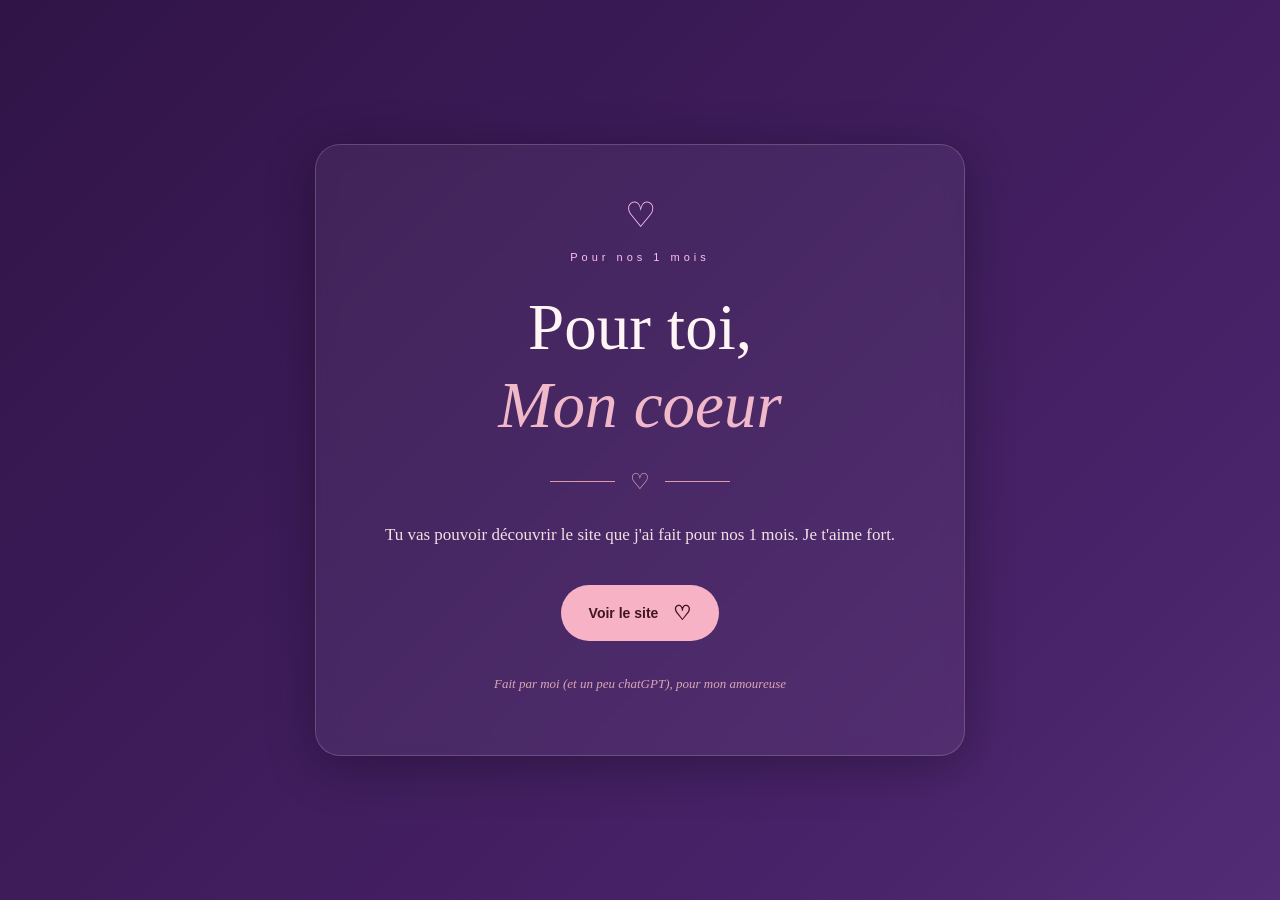
<file: index.html>
<!DOCTYPE html>
<html>
    <head>
        <title>Pour mon amoureuse</title>
        <meta charset="UTF-8">
        <link rel="stylesheet" href="accueil_style.css">
        <link rel="icon" type="image/png" href="asset\photo\icone coeur.png" />

    </head>

    <body>

        <!-- Cœurs flottants -->
        <div class="coeurs">

            <span>♥</span>
            <span>♡</span>
            <span>♥</span>
            <span>♡</span>
            <span>♥</span>
            <span>♡</span>
            <span>♥</span>
            <span>♡</span>
            <span>♥</span>
            <span>♡</span>
            <span>♥</span>
            <span>♡</span>

        </div>

        <!-- Contenu principal -->
        <main class="accueil">

            <div class="petit-coeur">♡</div>

            <p class="sous-titre">
                Pour nos 1 mois
            </p>

            <h1>
                Pour toi,<br>
                <span>Mon coeur</span>
            </h1>

            <div class="separateur">
                <span>♡</span>
            </div>

            <p class="message">
                  Tu vas pouvoir découvrir le site que j'ai fait pour nos 1 mois. Je t'aime fort.
            </p>

            <a href="main" class="bouton">
                <span>Voir le site</span>
                <span class="fleche">♡</span>
            </a>

            <p class="signature">
                Fait par moi (et un peu chatGPT), pour mon amoureuse
            </p>

        </main>

    </body>
</html>
</file>
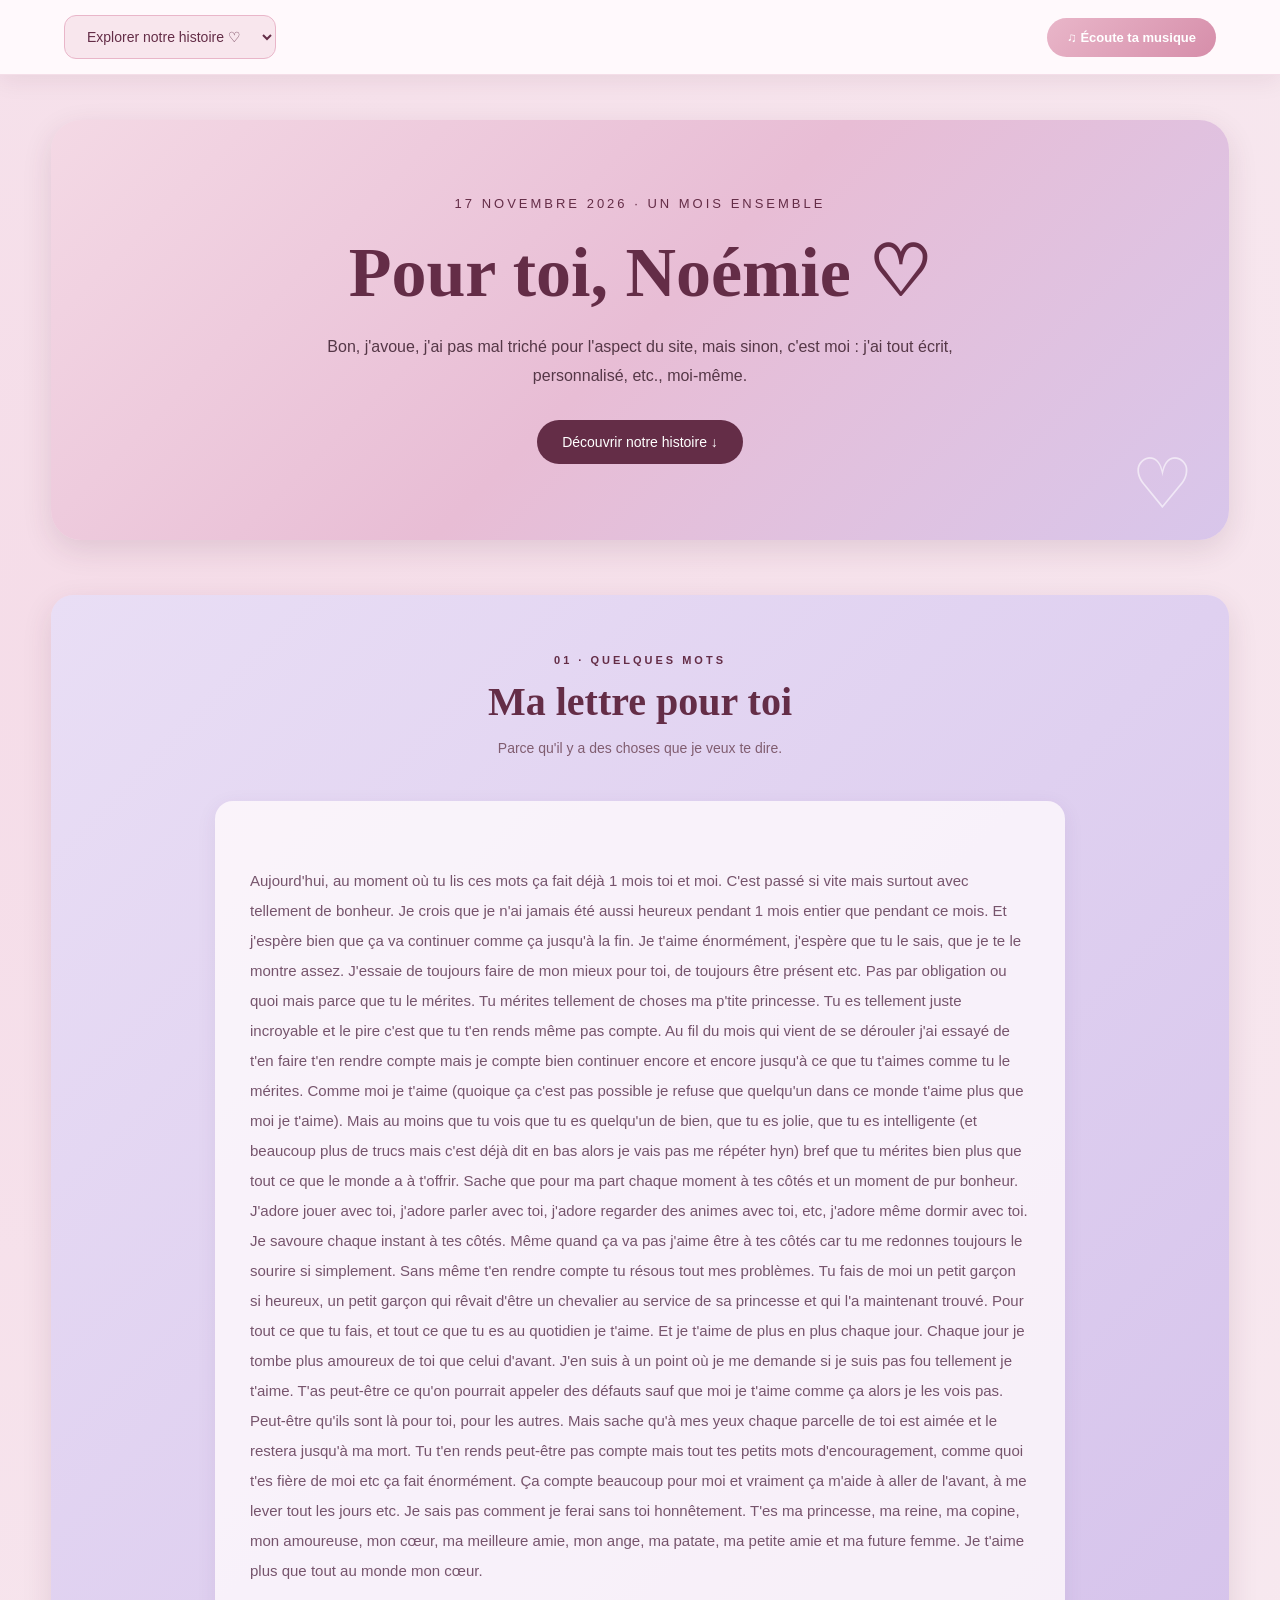
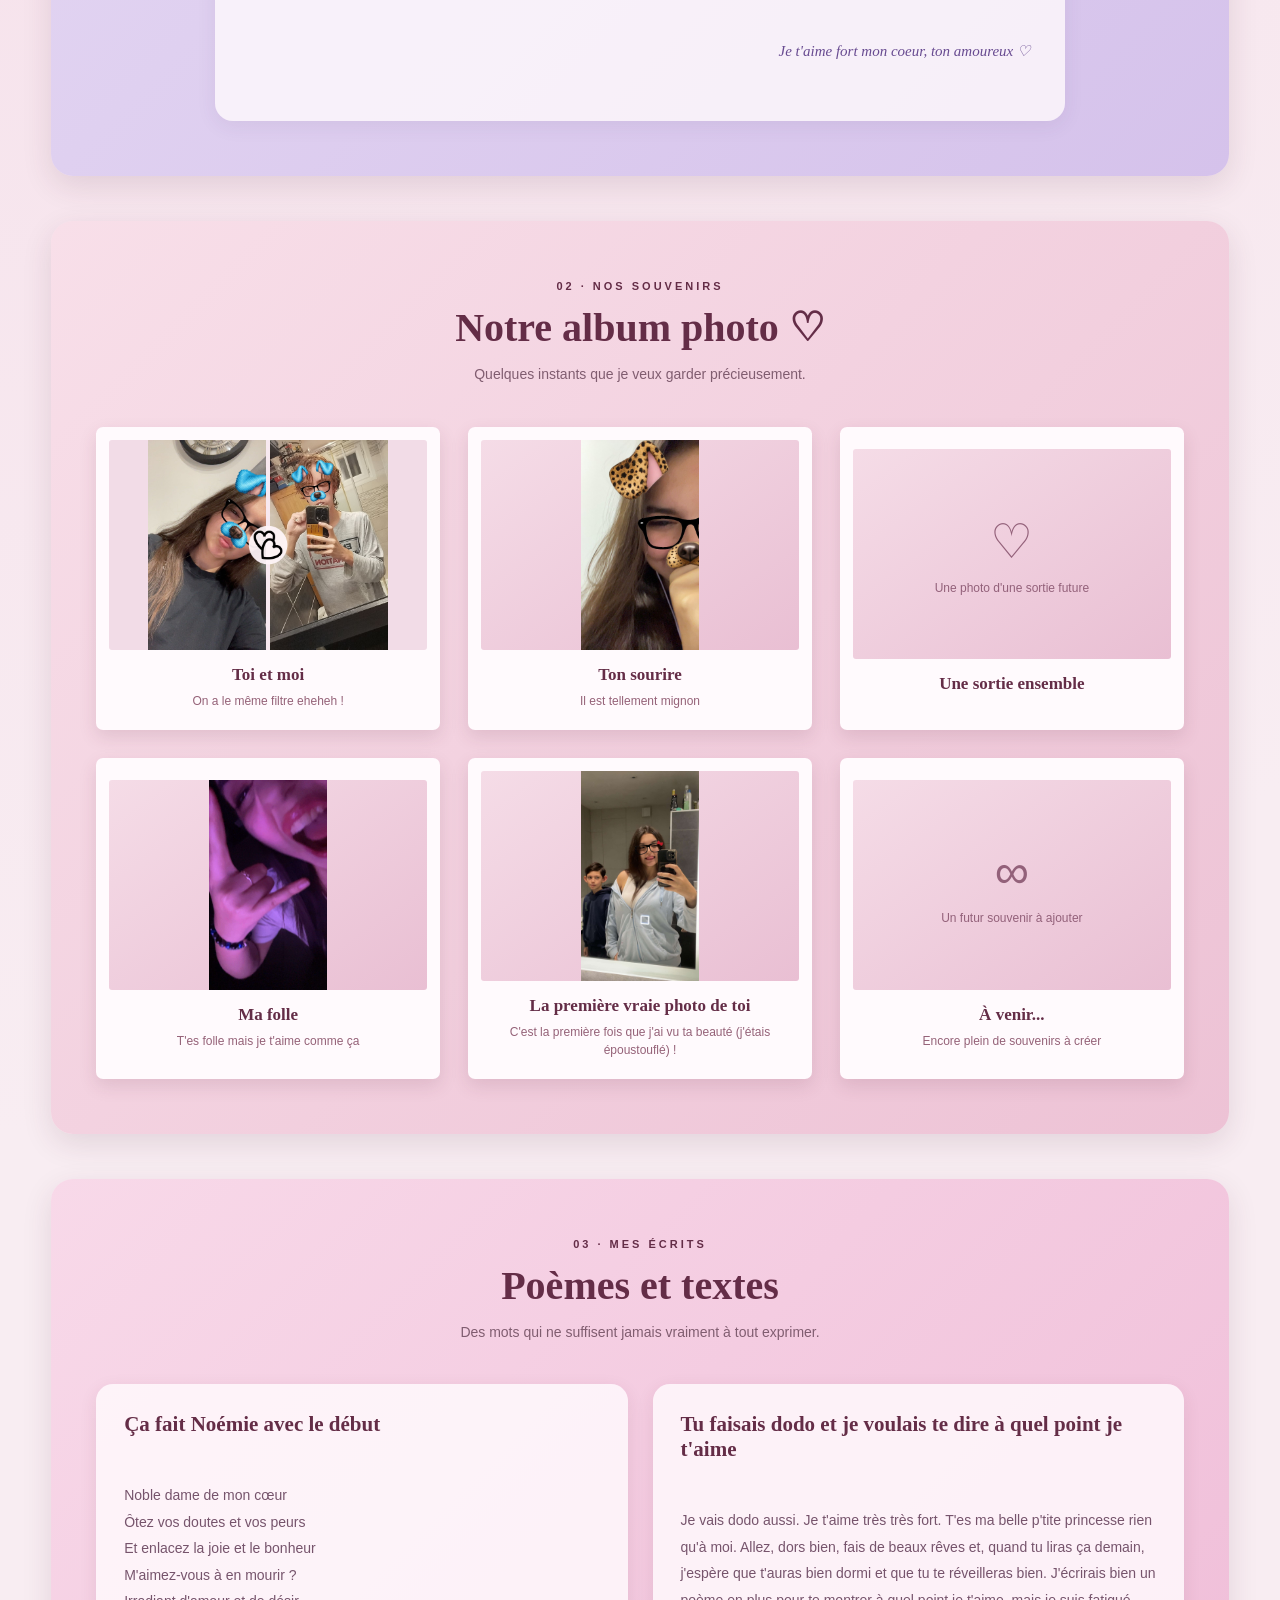
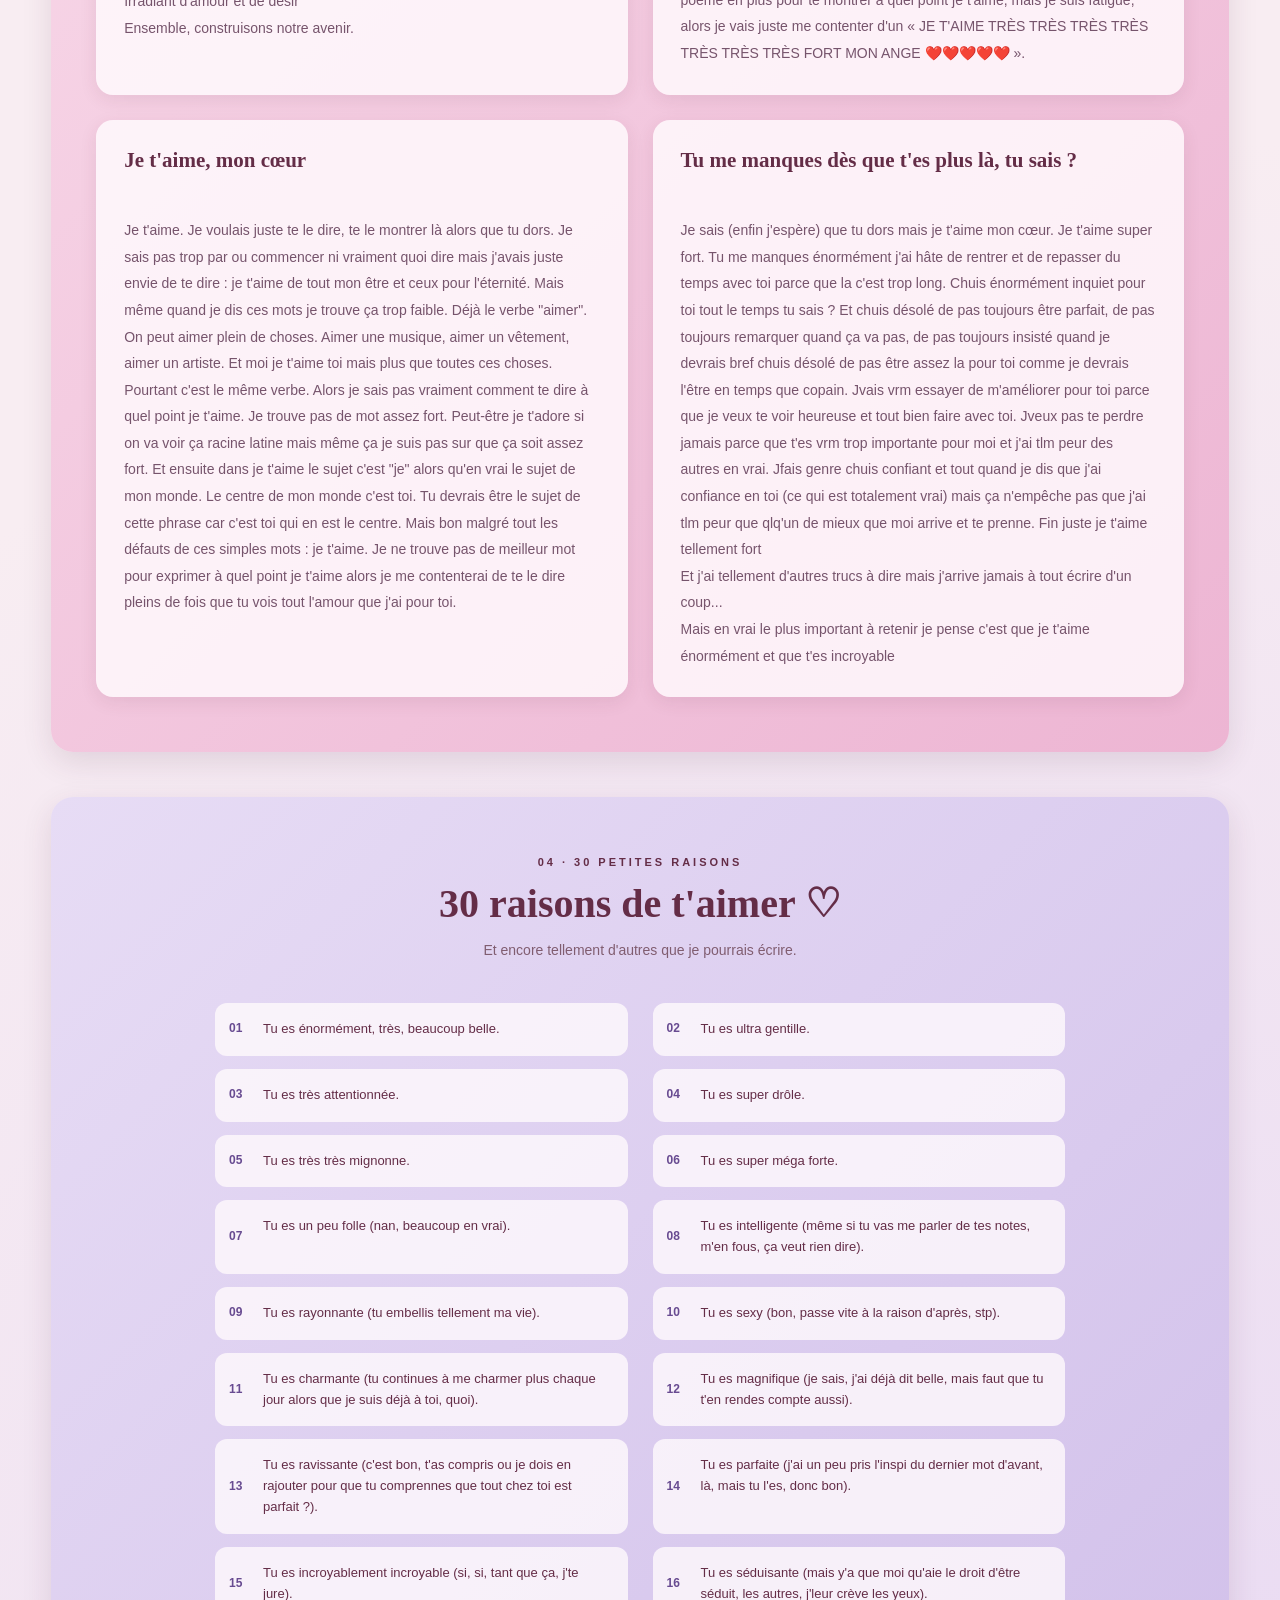
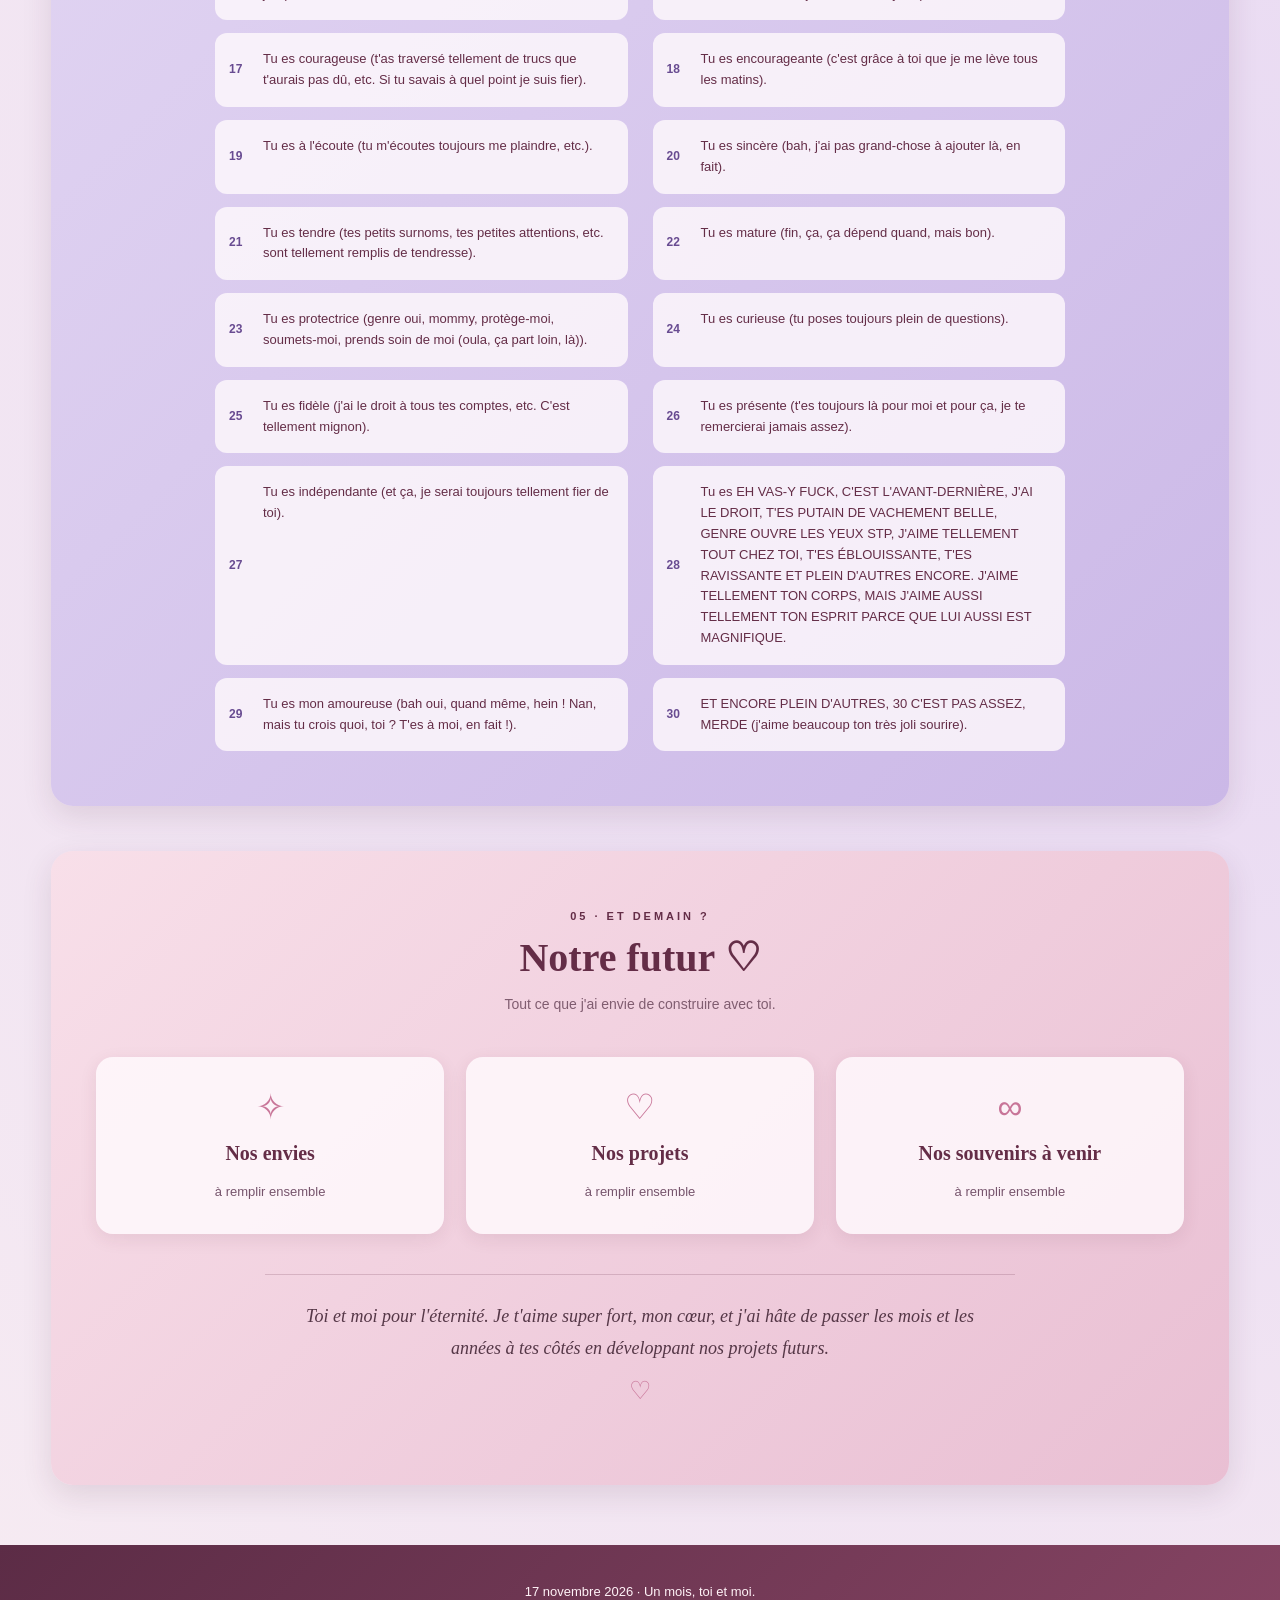
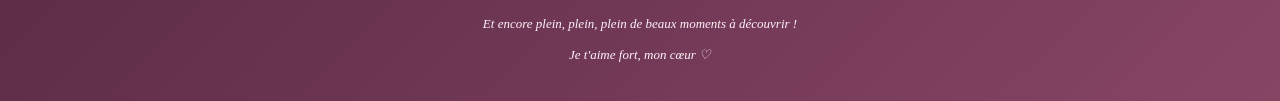
<file: main.html>
<!DOCTYPE html>
<html lang="fr">

<head>
    <meta charset="UTF-8">
    <meta name="viewport" content="width=device-width, initial-scale=1.0">

    <title>Pour mon amoureuse ♡</title>

    <!-- Feuille de style -->
    <link rel="stylesheet" href="style.css">

    <!-- Icône de l'onglet -->
    <link rel="icon" type="image/png" href="asset\photo\icone coeur.png">
</head>

<body>

    <!-- ==================================================
         1. BANDEAU DE NAVIGATION
    ================================================== -->

    <header class="bandeau">

        <nav class="navigation">

            <select id="menu-navigation" aria-label="Navigation">
                <option value="" selected disabled>Explorer notre histoire ♡</option>
                <option value="#lettre">Ma lettre</option>
                <option value="#photo">Notre album photo</option>
                <option value="#poemes">Poèmes et textes</option>
                <option value="#raisons">30 raisons de t'aimer</option>
                <option value="#notre-futur">Notre futur</option>
            </select>

        </nav>

        <!-- Lecteur musical -->

        <div class="lecteur">

            <audio id="musique" loop>
                <source src="asset\son\Out_the_Blue.mp3" type="audio/mpeg">
                Ton navigateur ne prend pas en charge l'audio.
            </audio>

            <button id="boutonMusique" type="button">
                ♫ Écoute ta musique
            </button>

        </div>

    </header>


    <!-- ==================================================
         2. PAGE PRINCIPALE
    ================================================== -->

    <main>

        <!-- INTRODUCTION -->

        <section class="hero">

            <p class="petit-titre">17 novembre 2026 · Un mois ensemble</p>

            <h1>Pour toi, Noémie ♡</h1>

            <p class="hero-description">
                Bon, j'avoue, j'ai pas mal triché pour l'aspect du site, mais sinon, c'est moi : j'ai tout écrit, personnalisé, etc., moi-même.
            </p>

            <a href="#lettre" class="bouton-decouvrir">
                Découvrir notre histoire ↓
            </a>

            <div class="coeur-decoration">♡</div>

        </section>


        <!-- ==================================================
             3. LETTRE
        ================================================== -->

        <section class="section lettre" id="lettre">

            <div class="section-entete">
                <span class="numero-section">01 · QUELQUES MOTS</span>
                <h2>Ma lettre pour toi</h2>
                <p>Parce qu'il y a des choses que je veux te dire.</p>
            </div>

            <div class="lettre-contenu">

                <!-- À PERSONNALISER : écris ici ta lettre -->

                <p class="texte-a-remplacer">
                    Aujourd'hui, au moment où tu lis ces mots ça fait déjà 1 mois toi et moi. C'est passé si vite mais surtout avec tellement de bonheur. Je crois que je n'ai jamais été aussi heureux pendant 1 mois entier que pendant ce mois. Et j'espère bien que ça va continuer comme ça jusqu'à la fin. Je t'aime énormément, j'espère que tu le sais, que je te le montre assez. J'essaie de toujours faire de mon mieux pour toi, de toujours être présent etc. Pas par obligation ou quoi mais parce que tu le mérites. Tu mérites tellement de choses ma p'tite princesse. Tu es tellement juste incroyable et le pire c'est que tu t'en rends même pas compte. Au fil du mois qui vient de se dérouler j'ai essayé de t'en faire t'en rendre compte mais je compte bien continuer encore et encore jusqu'à ce que tu t'aimes comme tu le mérites. Comme moi je t'aime (quoique ça c'est pas possible je refuse que quelqu'un dans ce monde t'aime plus que moi je t'aime). Mais au moins que tu vois que tu es quelqu'un de bien, que tu es jolie, que tu es intelligente (et beaucoup plus de trucs mais c'est déjà dit en bas alors je vais pas me répéter hyn) bref que tu mérites bien plus que tout ce que le monde a à t'offrir. Sache que pour ma part chaque moment à tes côtés et un moment de pur bonheur. J'adore jouer avec toi, j'adore parler avec toi, j'adore regarder des animes avec toi, etc, j'adore même dormir avec toi. Je savoure chaque instant à tes côtés. Même quand ça va pas j'aime être à tes côtés car tu me redonnes toujours le sourire si simplement. Sans même t'en rendre compte tu résous tout mes problèmes. Tu fais de moi un petit garçon si heureux, un petit garçon qui rêvait d'être un chevalier au service de sa princesse et qui l'a maintenant trouvé. Pour tout ce que tu fais, et tout ce que tu es au quotidien je t'aime. Et je t'aime de plus en plus chaque jour. Chaque jour je tombe plus amoureux de toi que celui d'avant. J'en suis à un point où je me demande si je suis pas fou tellement je t'aime. T'as peut-être ce qu'on pourrait appeler des défauts sauf que moi je t'aime comme ça alors je les vois pas. Peut-être qu'ils sont là pour toi, pour les autres. Mais sache qu'à mes yeux chaque parcelle de toi est aimée et le restera jusqu'à ma mort. Tu t'en rends peut-être pas compte mais tout tes petits mots d'encouragement, comme quoi t'es fière de moi etc ça fait énormément. Ça compte beaucoup pour moi et vraiment ça m'aide à aller de l'avant, à me lever tout les jours etc. Je sais pas comment je ferai sans toi honnêtement. T'es ma princesse, ma reine, ma copine, mon amoureuse, mon cœur, ma meilleure amie, mon ange, ma patate, ma petite amie et ma future femme. Je t'aime plus que tout au monde mon cœur.
                </p>

                <p class="signature">
                    Je t'aime fort mon coeur, ton amoureux ♡
                </p>

            </div>

        </section>


        <!-- ==================================================
             4. ALBUM PHOTO
        ================================================== -->

        <section class="section photo" id="photo">

            <div class="section-entete">
                <span class="numero-section">02 · NOS SOUVENIRS</span>
                <h2>Notre album photo ♡</h2>
                <p>Quelques instants que je veux garder précieusement.</p>
            </div>

            <div class="photo-grid">

                <!-- PHOTO 1 : votre photo ensemble -->

                <button class="photo-card"
                    type="button"
                    data-title="Nous deux ensemble"
                    data-description="Malheureusement, ce n'est pas encore une vraie photo, mais bientôt, t'inquiète pas.">

                    <div class="photo-placeholder">
                        <img src="asset\photo\nous.jpg" alt="Notre photo ensemble">
                    </div>

                    <div class="photo-caption">
                        <h3>Toi et moi</h3>
                        <p>On a le même filtre  eheheh !</p>
                    </div>

                </button>


                <!-- PHOTO 2 : son sourire -->

                <button class="photo-card"
                    type="button"
                    data-title="Ton sourire"
                    data-description="Tu le caches souvent, mais il est vraiment magnifique et il fait battre mon cœur super vite.">

                    <div class="photo-placeholder photo-vide">
                        <img src="asset\photo\ton sourire.jpg" alt="Ton joli sourire">
                    </div>

                    <div class="photo-caption">
                        <h3>Ton sourire</h3>
                        <p>Il est tellement mignon</p>
                    </div>

                </button>


                <!-- PHOTO 3 : une sortie -->

                <button class="photo-card"
                    type="button"
                    data-title="Une sortie ensemble"
                    data-description="Quand on sortira ensemble">

                    <div class="photo-placeholder photo-vide">
                        <span>♡</span>
                        <p>Une photo d'une sortie future</p>
                    </div>

                    <div class="photo-caption">
                        <h3>Une sortie ensemble</h3>
                        <p></p>
                    </div>

                </button>


                <!-- PHOTO 4 : un souvenir drôle -->

                <button class="photo-card"
                    type="button"
                    data-title="Ma folle"
                    data-description="T'es ma p'tite folle à moi et je t'aime comme ça.">

                    <div class="photo-placeholder photo-vide">
                        <img src="asset\photo\toi folle.jpg" alt="Toi folle">
                    </div>

                    <div class="photo-caption">
                        <h3>Ma folle</h3>
                        <p>T'es folle mais je t'aime comme ça</p>
                    </div>

                </button>


                <!-- PHOTO 5 : un endroit ou un objet symbolique -->

                <button class="photo-card"
                    type="button"
                    data-title="La première vraie photo de toi"
                    data-description="C'est la toute première photo où on te vois entière que tu m'as envoyé">

                    <div class="photo-placeholder photo-vide">
                        <img src="asset\photo\la premiere.jpg" alt="La première photo de toi">
                    </div>

                    <div class="photo-caption">
                        <h3>La première vraie photo de toi</h3>
                        <p>C'est la première fois que j'ai vu ta beauté (j'étais époustouflé) !</p>
                    </div>

                </button>


                <!-- PHOTO 6 : un futur souvenir -->

                <button class="photo-card"
                    type="button"
                    data-title="À venir..."
                    data-description="">

                    <div class="photo-placeholder photo-vide">
                        <span>∞</span>
                        <p>Un futur souvenir à ajouter</p>
                    </div>

                    <div class="photo-caption">
                        <h3>À venir...</h3>
                        <p>Encore plein de souvenirs à créer</p>
                    </div>

                </button>

            </div>

        </section>


        <!-- ==================================================
             5. POÈMES ET TEXTES
        ================================================== -->

        <section class="section poemes" id="poemes">

            <div class="section-entete">
                <span class="numero-section">03 · MES ÉCRITS</span>
                <h2>Poèmes et textes</h2>
                <p>Des mots qui ne suffisent jamais vraiment à tout exprimer.</p>
            </div>

            <div class="textes-grid">

                <article class="texte-card">

                    <h3>Ça fait Noémie avec le début</h3>

                    <div class="texte-corps">
                        Noble dame de mon cœur
                        Ôtez vos doutes et vos peurs
                        Et enlacez la joie et le bonheur
                        M'aimez-vous à en mourir ?
                        Irradiant d'amour et de désir
                        Ensemble, construisons notre avenir.
                    </div>

                </article>

                <article class="texte-card">

                    <h3>Tu faisais dodo et je voulais te dire à quel point je t'aime</h3>

                    <div class="texte-corps">
                        Je vais dodo aussi. Je t'aime très très fort. T'es ma belle p'tite princesse rien qu'à moi. Allez, dors bien, fais de beaux rêves et, quand tu liras ça demain, j'espère que t'auras bien dormi et que tu te réveilleras bien. J'écrirais bien un poème en plus pour te montrer à quel point je t'aime, mais je suis fatigué, alors je vais juste me contenter d'un « JE T'AIME TRÈS TRÈS TRÈS TRÈS TRÈS TRÈS TRÈS FORT MON ANGE ❤️❤️❤️❤️❤️ ».
                    </div>

                </article>

                <article class="texte-card">

                    <h3>Je t'aime, mon cœur</h3>

                    <div class="texte-corps">
                        Je t'aime. Je voulais juste te le dire, te le montrer là alors que tu dors. Je sais pas trop par ou commencer ni vraiment quoi dire mais j'avais juste envie de te dire : je t'aime de tout mon être et ceux pour l'éternité. Mais même quand je dis ces mots je trouve ça trop faible. Déjà le verbe "aimer". On peut aimer plein de choses. Aimer une musique, aimer un vêtement, aimer un artiste. Et moi je t'aime toi mais plus que toutes ces choses. Pourtant c'est le même verbe. Alors je sais pas vraiment comment te dire à quel point je t'aime. Je trouve pas de mot assez fort. Peut-être je t'adore si on va voir ça racine latine mais même ça je suis pas sur que ça soit assez fort. Et ensuite dans je t'aime le sujet c'est "je" alors qu'en vrai le sujet de mon monde. Le centre de mon monde c'est toi. Tu devrais être le sujet de cette phrase car c'est toi qui en est le centre. Mais bon malgré tout les défauts de ces simples mots : je t'aime. Je ne trouve pas de meilleur mot pour exprimer à quel point je t'aime alors je me contenterai de te le dire pleins de fois que tu vois tout l'amour que j'ai pour toi.
                    </div>

                </article>

                <article class="texte-card">

                    <h3>Tu me manques dès que t'es plus là, tu sais ?</h3>

                    <div class="texte-corps">
                        Je sais (enfin j'espère) que tu dors mais je t'aime mon cœur. Je t'aime super fort. Tu me manques énormément j'ai hâte de rentrer et de repasser du temps avec toi parce que la c'est trop long. Chuis énormément inquiet pour toi tout le temps tu sais ? Et chuis désolé de pas toujours être parfait, de pas toujours remarquer quand ça va pas, de pas toujours insisté quand je devrais bref chuis désolé de pas être assez la pour toi comme je devrais l'être en temps que copain. Jvais vrm essayer de m'améliorer pour toi parce que je veux te voir heureuse et tout bien faire avec toi. Jveux pas te perdre jamais parce que t'es vrm trop importante pour moi et j'ai tlm peur des autres en vrai. Jfais genre chuis confiant et tout quand je dis que j'ai confiance en toi (ce qui est totalement vrai) mais ça n'empêche pas que j'ai tlm peur que qlq'un de mieux que moi arrive et te prenne. Fin juste je t'aime tellement fort
                        Et j'ai tellement d'autres trucs à dire mais j'arrive jamais à tout écrire d'un coup...
                        Mais en vrai le plus important à retenir je pense c'est que je t'aime énormément et que t'es incroyable
                    </div>

                </article>


            </div>

        </section>


        <!-- ==================================================
             6. LES 30 RAISONS
        ================================================== -->

        <section class="section raisons" id="raisons">

            <div class="section-entete">
                <span class="numero-section">04 · 30 PETITES RAISONS</span>
                <h2>30 raisons de t'aimer ♡</h2>
                <p>Et encore tellement d'autres que je pourrais écrire.</p>
            </div>

            <div class="raisons-contenu">

                <ol class="liste-raisons">

                    <li>Tu es énormément, très, beaucoup belle.</li>
                    <li>Tu es ultra gentille.</li>
                    <li>Tu es très attentionnée.</li>
                    <li>Tu es super drôle.</li>
                    <li>Tu es très très mignonne.</li>
                    <li>Tu es super méga forte.</li>
                    <li>Tu es un peu folle (nan, beaucoup en vrai).</li>
                    <li>Tu es intelligente (même si tu vas me parler de tes notes, m'en fous, ça veut rien dire).</li>
                    <li>Tu es rayonnante (tu embellis tellement ma vie).</li>
                    <li>Tu es sexy (bon, passe vite à la raison d'après, stp).</li>
                    <li>Tu es charmante (tu continues à me charmer plus chaque jour alors que je suis déjà à toi, quoi).</li>
                    <li>Tu es magnifique (je sais, j'ai déjà dit belle, mais faut que tu t'en rendes compte aussi).</li>
                    <li>Tu es ravissante (c'est bon, t'as compris ou je dois en rajouter pour que tu comprennes que tout chez toi est parfait ?).</li>
                    <li>Tu es parfaite (j'ai un peu pris l'inspi du dernier mot d'avant, là, mais tu l'es, donc bon).</li>
                    <li>Tu es incroyablement incroyable (si, si, tant que ça, j'te jure).</li>
                    <li>Tu es séduisante (mais y'a que moi qu'aie le droit d'être séduit, les autres, j'leur crève les yeux).</li>
                    <li>Tu es courageuse (t'as traversé tellement de trucs que t'aurais pas dû, etc. Si tu savais à quel point je suis fier).</li>
                    <li>Tu es encourageante (c'est grâce à toi que je me lève tous les matins).</li>
                    <li>Tu es à l'écoute (tu m'écoutes toujours me plaindre, etc.).</li>
                    <li>Tu es sincère (bah, j'ai pas grand-chose à ajouter là, en fait).</li>
                    <li>Tu es tendre (tes petits surnoms, tes petites attentions, etc. sont tellement remplis de tendresse).</li>
                    <li>Tu es mature (fin, ça, ça dépend quand, mais bon).</li>
                    <li>Tu es protectrice (genre oui, mommy, protège-moi, soumets-moi, prends soin de moi (oula, ça part loin, là)).</li>
                    <li>Tu es curieuse (tu poses toujours plein de questions).</li>
                    <li>Tu es fidèle (j'ai le droit à tous tes comptes, etc. C'est tellement mignon).</li>
                    <li>Tu es présente (t'es toujours là pour moi et pour ça, je te remercierai jamais assez).</li>
                    <li>Tu es indépendante (et ça, je serai toujours tellement fier de toi).</li>
                    <li>Tu es EH VAS-Y FUCK, C'EST L'AVANT-DERNIÈRE, J'AI LE DROIT, T'ES PUTAIN DE VACHEMENT BELLE, GENRE OUVRE LES YEUX STP, J'AIME TELLEMENT TOUT CHEZ TOI, T'ES ÉBLOUISSANTE, T'ES RAVISSANTE ET PLEIN D'AUTRES ENCORE. J'AIME TELLEMENT TON CORPS, MAIS J'AIME AUSSI TELLEMENT TON ESPRIT PARCE QUE LUI AUSSI EST MAGNIFIQUE.</li>
                    <li>Tu es mon amoureuse (bah oui, quand même, hein ! Nan, mais tu crois quoi, toi ? T'es à moi, en fait !).</li>
                    <li>ET ENCORE PLEIN D'AUTRES, 30 C'EST PAS ASSEZ, MERDE (j'aime beaucoup ton très joli sourire).</li>

                </ol>

            </div>

        </section>


        <!-- ==================================================
             7. NOTRE FUTUR
        ================================================== -->

        <section class="section notre-futur" id="notre-futur">

            <div class="section-entete">
                <span class="numero-section">05 · ET DEMAIN ?</span>
                <h2>Notre futur ♡</h2>
                <p>Tout ce que j'ai envie de construire avec toi.</p>
            </div>

            <div class="futur-grid">

                <!-- PROJET 1 -->

                <article class="futur-card">

                    <span class="futur-icone">✧</span>

                    <h3>Nos envies</h3>

                    <p>
                        à remplir ensemble
                    </p>

                </article>


                <!-- PROJET 2 -->

                <article class="futur-card">

                    <span class="futur-icone">♡</span>

                    <h3>Nos projets</h3>

                    <p>
                        à remplir ensemble
                    </p>

                </article>


                <!-- PROJET 3 -->

                <article class="futur-card">

                    <span class="futur-icone">∞</span>

                    <h3>Nos souvenirs à venir</h3>

                    <p>
                        à remplir ensemble
                    </p>

                </article>

            </div>

            <div class="futur-conclusion">
                <p>Toi et moi pour l'éternité. Je t'aime super fort, mon cœur, et j'ai hâte de passer les mois et les années à tes côtés en développant nos projets futurs.</p>
                <span>♡</span>
            </div>

        </section>

    </main>


    <!-- ==================================================
         8. FENÊTRE DES PHOTOS
    ================================================== -->

    <dialog id="photo-dialog">

        <button
            class="close-dialog"
            id="close-dialog"
            type="button"
            aria-label="Fermer">
            ×
        </button>

        <span class="dialog-heart">♡</span>

        <h2 id="dialog-title"></h2>

        <p id="dialog-description"></p>

    </dialog>


    <!-- ==================================================
         9. PIED DE PAGE
    ================================================== -->

    <footer class="footer">

        <p>17 novembre 2026 · Un mois, toi et moi.</p>

        <p>Et encore plein, plein, plein de beaux moments à découvrir !</p>

        <p>Je t'aime fort, mon cœur ♡</p>

    </footer>


    <!-- ==================================================
         10. JAVASCRIPT
    ================================================== -->

    <script>

        // --------------------------------------------------
        // LECTEUR MUSICAL
        // --------------------------------------------------

        const musique = document.getElementById("musique");
        const boutonMusique = document.getElementById("boutonMusique");

        boutonMusique.addEventListener("click", async function () {

            if (musique.paused) {

                try {

                    await musique.play();

                    boutonMusique.textContent = "Ⅱ Mettre en pause";

                } catch (erreur) {

                    console.error("Impossible de lancer la musique :", erreur);
                    boutonMusique.textContent = "♫ Réessayer";

                }

            } else {

                musique.pause();
                boutonMusique.textContent = "♫ Écouter notre musique";

            }

        });


        // --------------------------------------------------
        // MENU DE NAVIGATION
        // --------------------------------------------------

        const menuNavigation = document.getElementById("menu-navigation");

        menuNavigation.addEventListener("change", function () {

            if (menuNavigation.value) {

                window.location.hash = menuNavigation.value.substring(1);

            }

            // Réinitialise le menu après le déplacement
            menuNavigation.selectedIndex = 0;

        });


        // --------------------------------------------------
        // ALBUM PHOTO INTERACTIF
        // --------------------------------------------------

        const cartesPhoto = document.querySelectorAll(".photo-card");

        const fenetrePhoto = document.getElementById("photo-dialog");

        const titrePhoto = document.getElementById("dialog-title");

        const descriptionPhoto = document.getElementById("dialog-description");

        const fermerPhoto = document.getElementById("close-dialog");


        // Ouvre la fenêtre lorsqu'on clique sur une photo

        cartesPhoto.forEach(function (carte) {

            carte.addEventListener("click", function () {

                titrePhoto.textContent = carte.dataset.title;

                descriptionPhoto.textContent = carte.dataset.description;

                fenetrePhoto.showModal();

            });

        });


        // Ferme la fenêtre avec la croix

        fermerPhoto.addEventListener("click", function () {

            fenetrePhoto.close();

        });


        // Ferme la fenêtre en cliquant à l'extérieur

        fenetrePhoto.addEventListener("click", function (event) {

            if (event.target === fenetrePhoto) {

                fenetrePhoto.close();

            }

        });

    </script>

</body>
</html>
</file>
<file: accueil_style.css>
/* ------------------------------
   STYLE GENERAL
------------------------------ */

* {
    box-sizing: border-box;
}

body {
    margin: 0;
    min-height: 100vh;
    overflow: hidden;

    display: flex;
    justify-content: center;
    align-items: center;

    font-family: Georgia, serif;
    color: #fff5f5;

    background: linear-gradient(135deg,#301447,#482268,#68418F,#9673BD,#C5A9E8
    );

    background-size: 300% 300%;
    animation: fondAnime 15s ease infinite;
}


/* ------------------------------
   ANIMATION DU FOND
------------------------------ */

@keyframes fondAnime {

    0% {
        background-position: 0% 50%;
    }

    50% {
        background-position: 100% 50%;
    }

    100% {
        background-position: 0% 50%;
    }

}


/* ------------------------------
   CONTENU PRINCIPAL
------------------------------ */

.accueil {
    position: relative;
    z-index: 2;

    text-align: center;

    width: 90%;
    max-width: 650px;

    padding: 50px 35px;

    background: rgba(255, 255, 255, 0.05);

    border: 1px solid rgba(255, 220, 230, 0.2);

    border-radius: 25px;

    backdrop-filter: blur(10px);

    box-shadow:
        0 10px 50px rgba(0, 0, 0, 0.3);

    animation: apparition 1.5s ease;
}


/* ------------------------------
   ANIMATION D'APPARITION
------------------------------ */

@keyframes apparition {

    from {
        opacity: 0;
        transform: translateY(30px);
    }

    to {
        opacity: 1;
        transform: translateY(0);
    }

}


/* ------------------------------
   PETIT COEUR
------------------------------ */

.petit-coeur {
    font-size: 35px;
    color: #ffc0f1;

    margin-bottom: 15px;

    animation: battement 2s infinite;
}

@keyframes battement {

    0%, 100% {
        transform: scale(1);
    }

    50% {
        transform: scale(1.2);
    }

}


/* ------------------------------
   TITRES
------------------------------ */

.sous-titre {
    font-family: Arial, sans-serif;
    font-size: 11px;
    letter-spacing: 4px;

    color: #ffc0f1;

    margin-bottom: 25px;
}

h1 {
    font-size: clamp(40px, 8vw, 65px);
    font-weight: normal;
    line-height: 1.2;

    margin: 0;
}

h1 span {
    color: #f0b8c9;
    font-style: italic;
}


/* ------------------------------
   SEPARATEUR
------------------------------ */

.separateur {
    display: flex;
    align-items: center;
    justify-content: center;

    margin: 25px 0;

    color: #f0b8c9;
    font-size: 22px;
}

.separateur::before,
.separateur::after {
    content: "";

    width: 65px;
    height: 1px;

    background: #d99baa;

    margin: 0 15px;
}


/* ------------------------------
   MESSAGE
------------------------------ */

.message {
    font-size: 17px;
    line-height: 1.8;

    color: #f5dfe5;

    margin-bottom: 35px;
}


/* ------------------------------
   BOUTON
------------------------------ */

.bouton {
    display: inline-flex;
    align-items: center;
    gap: 15px;

    padding: 16px 28px;

    background: #f7b3c5;
    color: #421521;

    text-decoration: none;
    font-family: Arial, sans-serif;
    font-size: 14px;
    font-weight: bold;

    border-radius: 50px;

    transition: all 0.4s ease;
}

.bouton:hover {
    background: #fff0f4;

    transform: translateY(-5px);

    box-shadow:
        0 5px 25px rgba(255, 190, 210, 0.4);
}

.fleche {
    font-size: 20px;

    transition: transform 0.4s ease;
}

.bouton:hover .fleche {
    transform: scale(1.4);
}


/* ------------------------------
   SIGNATURE
------------------------------ */

.signature {
    margin-top: 35px;

    font-size: 13px;
    font-style: italic;

    color: #d9a6b4;
}


/* ------------------------------
   COEURS FLOTTANTS
------------------------------ */

.coeurs {
    position: fixed;
    inset: 0;

    overflow: hidden;
    pointer-events: none;

    z-index: 1;
}

.coeurs span {
    position: absolute;
    bottom: -50px;

    color: rgba(255, 190, 210, 0.35);

    font-size: 20px;

    animation: flottement 12s linear infinite;
}

/* Position et taille de chaque coeur */

.coeurs span:nth-child(1) {
    left: 5%;
    animation-delay: 0s;
}

.coeurs span:nth-child(2) {
    left: 15%;
    font-size: 30px;
    animation-delay: 3s;
}

.coeurs span:nth-child(3) {
    left: 25%;
    font-size: 15px;
    animation-delay: 6s;
}

.coeurs span:nth-child(4) {
    left: 35%;
    animation-delay: 2s;
}

.coeurs span:nth-child(5) {
    left: 45%;
    font-size: 35px;
    animation-delay: 5s;
}

.coeurs span:nth-child(6) {
    left: 55%;
    animation-delay: 1s;
}

.coeurs span:nth-child(7) {
    left: 65%;
    font-size: 25px;
    animation-delay: 7s;
}

.coeurs span:nth-child(8) {
    left: 75%;
    animation-delay: 4s;
}

.coeurs span:nth-child(9) {
    left: 85%;
    font-size: 30px;
    animation-delay: 8s;
}

.coeurs span:nth-child(10) {
    left: 95%;
    animation-delay: 2s;
}

.coeurs span:nth-child(11) {
    left: 40%;
    font-size: 25px;
    animation-delay: 9s;
}

.coeurs span:nth-child(12) {
    left: 90%;
    animation-delay: 6s;
}


/* Animation des coeurs */

@keyframes flottement {

    0% {
        transform: translateY(0) rotate(0deg);
        opacity: 0;
    }

    10% {
        opacity: 1;
    }

    90% {
        opacity: 0.8;
    }

    100% {
        transform: translateY(-110vh) rotate(360deg);
        opacity: 0;
    }

}


/* ------------------------------
   VERSION TELEPHONE
------------------------------ */

@media (max-width: 600px) {

    .accueil {
        padding: 40px 20px;
    }

    .message {
        font-size: 15px;
    }

    .bouton {
        padding: 14px 20px;
        font-size: 12px;
    }

    .sous-titre {
        letter-spacing: 2px;
    }

}


/* Respect des préférences de mouvement */

@media (prefers-reduced-motion: reduce) {

    *,
    *::before,
    *::after {
        animation: none !important;
        transition: none !important;
    }

}
</file>
<file: style.css>
/* =========================================================
   1. BASE DU SITE
========================================================= */

/* Variables : pour modifier facilement les couleurs du site */

:root {
    --rose-clair: #f8e6ed;
    --rose: #e9b6c9;
    --rose-fonce: #c87598;

    --violet-clair: #e9def5;
    --violet: #a78acb;
    --violet-fonce: #684b91;

    --bordeaux: #642d47;
    --texte: #553747;
    --blanc: #fffafd;

    --ombre: 0 10px 30px rgba(75, 30, 55, 0.12);
    --arrondi: 22px;
}


/* Réinitialisation générale */

* {
    box-sizing: border-box;
    margin: 0;
    padding: 0;
}

html {
    scroll-behavior: smooth;
    scroll-padding-top: 115px;
}

body {
    font-family: 'Poppins', 'Segoe UI', sans-serif;
    color: var(--texte);

    background:
        radial-gradient(circle at 10% 10%, #f5dce8 0, transparent 35%),
        radial-gradient(circle at 90% 80%, #e7d8f3 0, transparent 35%),
        #f8edf2;

    min-height: 100vh;
    padding-top: 95px;
    overflow-x: hidden;
}


/* =========================================================
   2. BANDEAU DE NAVIGATION
========================================================= */

.bandeau {
    position: fixed;
    top: 0;
    left: 0;
    right: 0;
    z-index: 1000;

    display: flex;
    align-items: center;
    justify-content: space-between;
    gap: 20px;

    padding: 15px 5%;

    background: rgba(255, 250, 253, 0.94);
    backdrop-filter: blur(12px);

    border-bottom: 1px solid rgba(200, 117, 152, 0.2);

    box-shadow: 0 5px 25px rgba(80, 30, 55, 0.08);
}


/* Menu déroulant */

.navigation select {
    max-width: 100%;

    padding: 12px 18px;

    background: var(--rose-clair);
    color: var(--bordeaux);

    border: 1px solid var(--rose);
    border-radius: 12px;

    font-family: inherit;
    font-size: 14px;

    cursor: pointer;
    outline: none;

    transition: 0.3s;
}

.navigation select:hover {
    background: #f3d6e2;
    box-shadow: 0 4px 12px rgba(200, 117, 152, 0.2);
}


/* Lecteur musical */

.lecteur {
    display: flex;
    align-items: center;
}

#boutonMusique {
    padding: 12px 20px;

    background: linear-gradient(135deg, #e9b6c9, #d68eaa);
    color: white;

    border: none;
    border-radius: 30px;

    font-family: inherit;
    font-size: 13px;
    font-weight: 600;

    cursor: pointer;
    transition: 0.3s;
}

#boutonMusique:hover {
    transform: translateY(-2px);
    box-shadow: 0 6px 15px rgba(200, 117, 152, 0.3);
}


/* =========================================================
   3. INTRODUCTION / HERO
========================================================= */

.hero {
    position: relative;

    min-height: 420px;

    display: flex;
    flex-direction: column;
    justify-content: center;
    align-items: center;

    text-align: center;

    margin: 25px auto 55px;
    padding: 65px 25px;

    width: 92%;
    max-width: 1200px;

    background: linear-gradient(
        135deg,
        #f4d9e5,
        #e8bdd5,
        #d8c6eb
    );

    border-radius: 30px;
    box-shadow: var(--ombre);

    overflow: hidden;
}

.petit-titre {
    color: var(--bordeaux);
    font-size: 13px;
    letter-spacing: 3px;
    text-transform: uppercase;
    margin-bottom: 20px;
}

.hero h1 {
    color: var(--bordeaux);
    font-family: Georgia, serif;
    font-size: clamp(38px, 6vw, 70px);
    margin-bottom: 20px;
}

.hero-description {
    max-width: 650px;
    line-height: 1.8;
    font-size: 16px;
    margin-bottom: 30px;
}

.bouton-decouvrir {
    display: inline-block;

    padding: 14px 25px;

    background: var(--bordeaux);
    color: white;

    border-radius: 30px;
    text-decoration: none;

    font-size: 14px;

    transition: 0.3s;
}

.bouton-decouvrir:hover {
    background: #874564;
    transform: translateY(-3px);
}

.coeur-decoration {
    position: absolute;
    bottom: 15px;
    right: 35px;

    color: rgba(255, 255, 255, 0.6);
    font-size: 70px;
}


/* =========================================================
   4. STRUCTURE COMMUNE DES SECTIONS
========================================================= */

.section {
    width: 92%;
    max-width: 1200px;

    margin: 45px auto;
    padding: 55px 45px;

    border-radius: var(--arrondi);
    box-shadow: var(--ombre);
}


/* En-tête de chaque section */

.section-entete {
    text-align: center;
    margin-bottom: 40px;
}

.numero-section {
    display: inline-block;

    margin-bottom: 12px;

    color: var(--bordeaux);
    font-size: 11px;
    font-weight: 700;
    letter-spacing: 3px;
}

.section-entete h2 {
    color: var(--bordeaux);
    font-family: Georgia, serif;
    font-size: clamp(28px, 4vw, 40px);
    margin-bottom: 12px;
}

.section-entete p {
    color: #805d70;
    font-size: 14px;
    line-height: 1.7;
}


/* =========================================================
   5. SECTION LETTRE
========================================================= */

.lettre {
    background: linear-gradient(135deg, #e9def5, #d5c2eb);
}

.lettre-contenu {
    max-width: 850px;

    margin: auto;
    padding: 35px;

    background: rgba(255, 250, 253, 0.8);

    border-radius: 18px;
    box-shadow: 0 5px 20px rgba(80, 50, 100, 0.08);
}

.lettre-contenu p {
    line-height: 2;
    font-size: 15px;
    margin-bottom: 20px;
    white-space: pre-line;
}

.texte-a-remplacer {
    color: #76546c;
}

.signature {
    text-align: right;
    color: var(--violet-fonce);
    font-family: Georgia, serif;
    font-style: italic;
}


/* =========================================================
   6. ALBUM PHOTO
========================================================= */

.photo {
    background: linear-gradient(135deg, #f8dfe9, #edc2d5);
}


/* Grille des photos */

.photo-grid {
    display: grid;
    grid-template-columns: repeat(3, minmax(0, 1fr));
    gap: 28px;
}


/* Cartes Polaroid */

.photo-card {
    min-width: 0;

    padding: 13px 13px 20px;

    background: var(--blanc);
    color: var(--bordeaux);

    border: none;
    border-radius: 7px;

    text-align: center;
    font-family: inherit;

    cursor: pointer;

    box-shadow: 0 7px 18px rgba(90, 35, 60, 0.13);

    transition:
        transform 0.3s ease,
        box-shadow 0.3s ease;
}

.photo-card:hover {
    transform: translateY(-8px) rotate(-1deg);

    box-shadow:
        0 15px 28px rgba(90, 35, 60, 0.2),
        0 0 15px rgba(255, 255, 255, 0.6);
}

.photo-card:focus-visible {
    outline: 3px solid var(--bordeaux);
    outline-offset: 4px;
}


/* Cadre contenant les images */

.photo-placeholder {
    width: 100%;
    height: 210px;

    display: flex;
    justify-content: center;
    align-items: center;

    overflow: hidden;

    background: #f2dce7;
    border-radius: 3px;
}


/* Images : jamais déformées */

.photo-placeholder img {
    width: 100%;
    height: 100%;

    object-fit: contain;

    display: block;
}


/* Emplacements sans photo */

.photo-vide {
    flex-direction: column;
    gap: 12px;

    background: linear-gradient(145deg, #f5dce7, #e9bfd3);
    color: #93617a;
}

.photo-vide span {
    font-size: 48px;
}

.photo-vide p {
    padding: 0 12px;
    font-size: 12px;
}


/* Légendes des photos */

.photo-caption {
    padding-top: 15px;
}

.photo-caption h3 {
    font-family: Georgia, serif;
    font-size: 17px;
    margin-bottom: 7px;
}

.photo-caption p {
    color: #956278;
    font-size: 12px;
    line-height: 1.5;
}


/* =========================================================
   7. FENÊTRE DES PHOTOS
========================================================= */

#photo-dialog {
    position: fixed;

    width: min(430px, calc(100% - 35px));
    max-width: 430px;

    margin: auto;
    padding: 40px 30px;

    background: var(--blanc);
    color: var(--bordeaux);

    border: 1px solid #f1d1df;
    border-radius: 22px;

    text-align: center;

    box-shadow: 0 15px 50px rgba(0, 0, 0, 0.25);
}

#photo-dialog::backdrop {
    background: rgba(40, 15, 30, 0.65);
    backdrop-filter: blur(5px);
}

.dialog-heart {
    display: block;
    color: var(--rose-fonce);
    font-size: 40px;
    margin-bottom: 10px;
}

#photo-dialog h2 {
    font-family: Georgia, serif;
    margin-bottom: 15px;
}

#photo-dialog p {
    line-height: 1.8;
    font-size: 14px;
}

.close-dialog {
    position: absolute;
    top: 10px;
    right: 15px;

    width: 35px;
    height: 35px;

    background: var(--rose-clair);
    color: var(--bordeaux);

    border: none;
    border-radius: 50%;

    font-size: 23px;
    cursor: pointer;
}

.close-dialog:hover {
    background: var(--rose);
}


/* =========================================================
   8. SECTION POÈMES ET TEXTES
========================================================= */

.poemes {
    background: linear-gradient(135deg, #f8d9e9, #edb5d3);
}

.textes-grid {
    display: grid;
    grid-template-columns: repeat(2, minmax(0, 1fr));
    gap: 25px;
}


/* Cartes contenant les textes */

.texte-card {
    padding: 28px;

    background: rgba(255, 250, 253, 0.85);

    border-radius: 17px;
    box-shadow: 0 5px 18px rgba(90, 35, 60, 0.09);

    transition: transform 0.3s;
}

.texte-card:hover {
    transform: translateY(-4px);
}

.texte-type {
    display: inline-block;

    margin-bottom: 15px;

    color: var(--rose-fonce);
    font-size: 10px;
    font-weight: 700;
    letter-spacing: 2px;
}

.texte-card h3 {
    color: var(--bordeaux);
    font-family: Georgia, serif;
    font-size: 21px;
    margin-bottom: 18px;
}

.texte-corps {
    color: #76546c;
    font-size: 14px;
    line-height: 1.9;

    white-space: pre-line;
}


/* =========================================================
   9. SECTION 30 RAISONS
========================================================= */

.raisons {
    background: linear-gradient(135deg, #e7dcf5, #cbb8e7);
}

.raisons-contenu {
    max-width: 850px;
    margin: auto;
}

.liste-raisons {
    display: grid;
    grid-template-columns: repeat(2, minmax(0, 1fr));
    gap: 13px 25px;

    list-style: none;
    counter-reset: raison;
}

.liste-raisons li {
    position: relative;

    min-width: 0;
    padding: 16px 18px 16px 48px;

    background: rgba(255, 250, 253, 0.8);

    border-radius: 12px;

    color: var(--bordeaux);
    font-size: 13px;
    line-height: 1.6;

    counter-increment: raison;

    transition: transform 0.2s;
}

.liste-raisons li::before {
    content: counter(raison, decimal-leading-zero);

    position: absolute;
    left: 14px;
    top: 50%;

    transform: translateY(-50%);

    color: var(--violet-fonce);
    font-size: 12px;
    font-weight: 700;
}

.liste-raisons li:hover {
    transform: translateX(4px);
    background: white;
}


/* =========================================================
   10. SECTION NOTRE FUTUR
========================================================= */

.notre-futur {
    background: linear-gradient(135deg, #f8dfe9, #e9bfd3);
}

.futur-grid {
    display: grid;
    grid-template-columns: repeat(3, minmax(0, 1fr));
    gap: 22px;
}


/* Cartes du futur */

.futur-card {
    padding: 30px 23px;

    background: rgba(255, 250, 253, 0.85);

    border-radius: 17px;
    text-align: center;

    box-shadow: 0 5px 18px rgba(90, 35, 60, 0.09);

    transition: transform 0.3s;
}

.futur-card:hover {
    transform: translateY(-6px);
}

.futur-icone {
    display: block;

    color: var(--rose-fonce);
    font-size: 35px;

    margin-bottom: 15px;
}

.futur-card h3 {
    color: var(--bordeaux);
    font-family: Georgia, serif;
    font-size: 20px;

    margin-bottom: 15px;
}

.futur-card p {
    color: #76546c;
    font-size: 13px;
    line-height: 1.8;
}

.futur-conclusion {
    max-width: 750px;

    margin: 40px auto 0;
    padding: 25px;

    text-align: center;

    border-top: 1px solid rgba(100, 45, 71, 0.2);
}

.futur-conclusion p {
    font-family: Georgia, serif;
    font-size: 18px;
    font-style: italic;
    line-height: 1.8;
}

.futur-conclusion span {
    display: block;
    margin-top: 12px;
    color: var(--rose-fonce);
    font-size: 25px;
}


/* =========================================================
   11. PIED DE PAGE
========================================================= */

.footer {
    margin-top: 60px;
    padding: 35px 20px;

    background: linear-gradient(135deg, #5c2c46, #874564);

    color: #fff2f7;
    text-align: center;
}

.footer p {
    font-size: 13px;
    line-height: 1.8;
}

.footer p + p {
    margin-top: 8px;
    font-family: Georgia, serif;
    font-style: italic;
}


/* =========================================================
   12. RESPONSIVE : TABLETTES
========================================================= */

@media (max-width: 850px) {

    .section {
        padding: 40px 28px;
    }

    .photo-grid {
        grid-template-columns: repeat(2, minmax(0, 1fr));
    }

    .futur-grid {
        grid-template-columns: 1fr;
    }

    .futur-card {
        padding: 25px;
    }

}


/* =========================================================
   13. RESPONSIVE : TÉLÉPHONES
========================================================= */

@media (max-width: 550px) {

    body {
        padding-top: 120px;
    }

    .bandeau {
        padding: 12px 15px;
        gap: 10px;
    }

    .navigation select {
        max-width: 165px;
        padding: 10px;
        font-size: 11px;
    }

    #boutonMusique {
        padding: 10px 12px;
        font-size: 11px;
    }

    .hero {
        min-height: 350px;
        padding: 45px 20px;
        margin-top: 15px;
    }

    .hero-description {
        font-size: 14px;
    }

    .section {
        width: 94%;
        padding: 35px 20px;
        margin: 30px auto;
    }

    .section-entete {
        margin-bottom: 28px;
    }

    .photo-grid,
    .textes-grid,
    .liste-raisons {
        grid-template-columns: 1fr;
    }

    .photo-placeholder {
        height: 220px;
    }

    .lettre-contenu {
        padding: 23px;
    }

    .lettre-contenu p {
        font-size: 14px;
    }

}


/* =========================================================
   14. ACCESSIBILITÉ : LIMITER LES ANIMATIONS
========================================================= */

@media (prefers-reduced-motion: reduce) {

    html {
        scroll-behavior: auto;
    }

    *,
    *::before,
    *::after {
        transition-duration: 0.01ms !important;
    }

}
</file>
